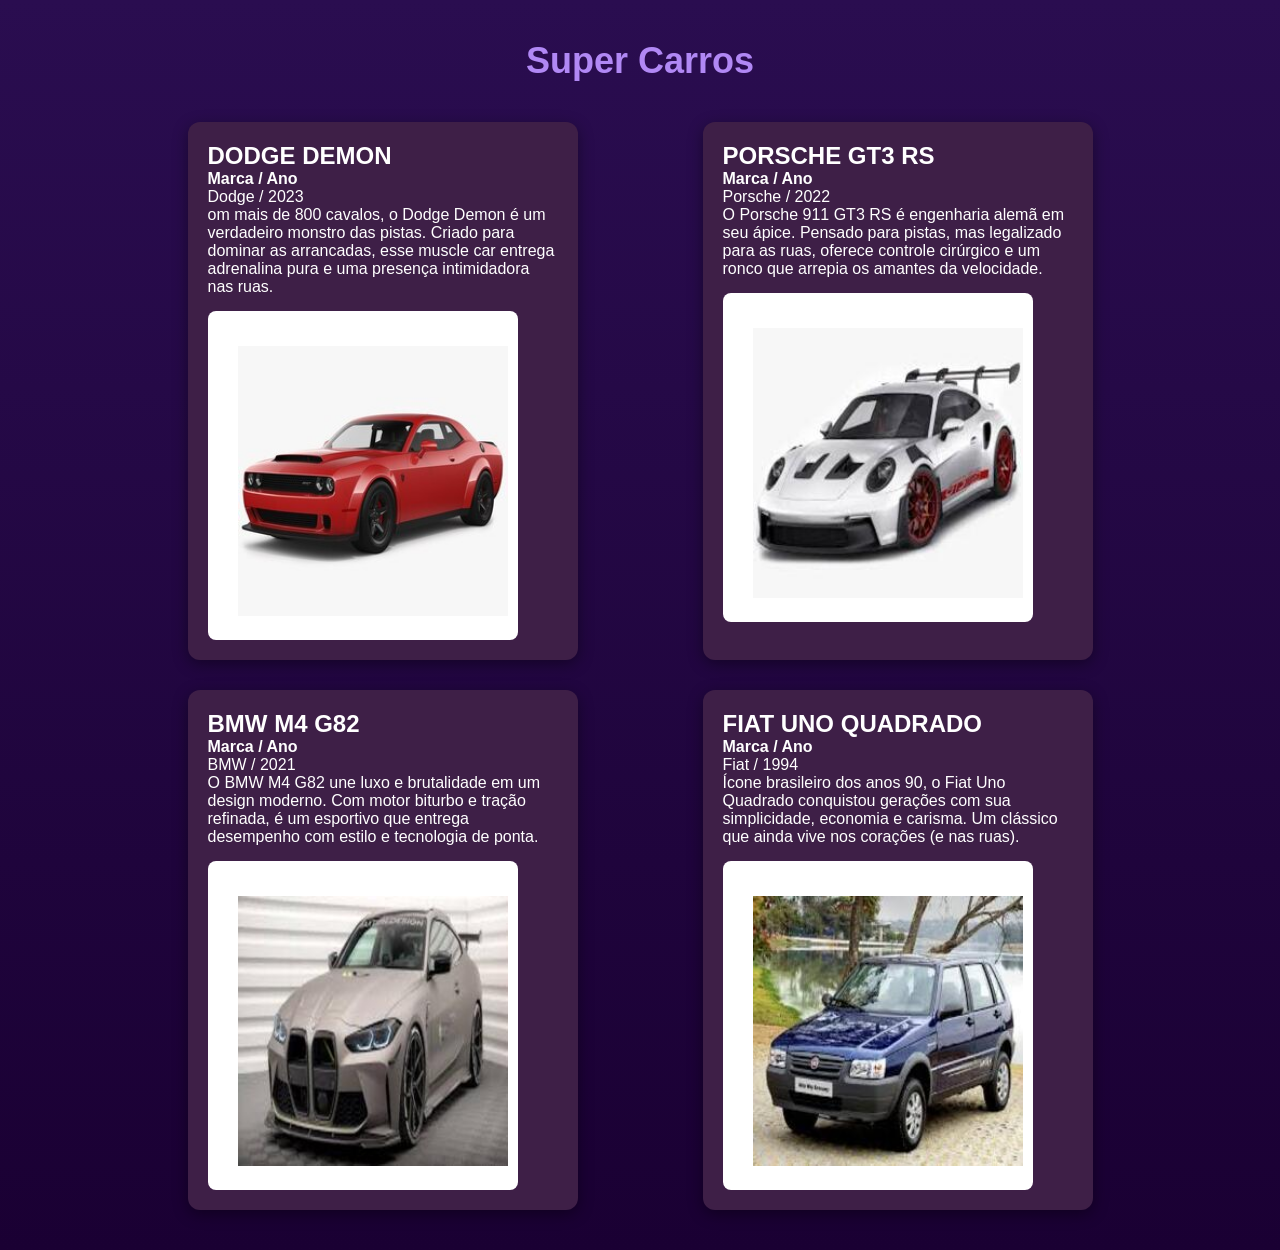
<file: atividade2-utilizando-o-css-atualizado/unifil/index.html>
<!DOCTYPE html>
<html lang="pt-br">
<head>
    <meta charset="UTF-8">
    <meta name="viewport" content="width=device-width, initial-scale=1.0">
    <title>Site Teste/unifil</title>
    <link rel="stylesheet" href="style.css">
</head>
<body>
    <section>
    <h1 class="titulo">Super Carros</h1>
    <div class="container">
      
        <!-- Dodge Challenger -->
        <div class="card">
        <h2>DODGE DEMON</h2>
        <p><strong>Marca / Ano</strong><br>Dodge / 2023</p>
        <p>om mais de 800 cavalos, o Dodge Demon é um verdadeiro monstro das pistas. Criado para dominar as arrancadas, esse muscle car entrega adrenalina pura e uma presença intimidadora nas ruas.</p>
        <a class="botao" href="https://www.motortrend.com/cars/dodge/challenger/2023/" target="_blank"><img src="Dodge.verm.jpg" alt="Dodge Demon"></a>
      </div>

        <!-- Porsche GT3 RS -->
        <div class="card">
        <h2>PORSCHE GT3 RS</h2>
        <p><strong>Marca / Ano</strong><br>Porsche / 2022</p>
        <p>O Porsche 911 GT3 RS é engenharia alemã em seu ápice. Pensado para pistas, mas legalizado para as ruas, oferece controle cirúrgico e um ronco que arrepia os amantes da velocidade.</p>
        <a class="botao" href="https://www.porsche.com/brazil/pt/models/911/911-gt3-rs/911-gt3-rs/" target="_blank"><img src="porsche.jpeg" alt="Porsche GT3 RS"></a>
        </div>
      
        <!-- BMW M4 G82 -->
        <div class="card">
        <h2>BMW M4 G82</h2>
        <p><strong>Marca / Ano</strong><br>BMW / 2021</p>
        <p>O BMW M4 G82 une luxo e brutalidade em um design moderno. Com motor biturbo e tração refinada, é um esportivo que entrega desempenho com estilo e tecnologia de ponta.</p>
        <a class="botao" href="https://www.bmw.com.br/pt/all-models/m-series/m4-coupe/2021/bmw-serie-4-m-automoveis-visao-geral.html" target="_blank"><img src="BMW.jpeg" alt="BMW M4 G82"></a>
        </div>
      
        <!-- Fiat Uno Quadrado -->
        <div class="card">
        <h2>FIAT UNO QUADRADO</h2>
        <p><strong>Marca / Ano</strong><br>Fiat / 1994</p>
        <p>Ícone brasileiro dos anos 90, o Fiat Uno Quadrado conquistou gerações com sua simplicidade, economia e carisma. Um clássico que ainda vive nos corações (e nas ruas).</p>
        <a class="botao" href="https://pt.wikipedia.org/wiki/Fiat_Uno" target="_blank"><img src="fiat-uno.jpeg" alt="Fiat Uno Quadrado"></a>
        </div>
      
        </div>
    </section>
</body>
</html>
</file>
<file: atividade2-utilizando-o-css-atualizado/unifil/style.css>
*{
  padding: 0px;
  margin: 0px;
}

body {
  font-family: Arial, sans-serif;
  background: linear-gradient(to bottom, #2a0d50, #1a0033);
  color: #FFFFFF;
  margin: 0;
  padding: 0;
}

.titulo {
  text-align: center;
  margin-top: 40px;
  font-size: 36px;
  color: #b188f5;
}

.container {
  display: grid;
  grid-template-columns: repeat(2, 1fr); 
  gap: 30px;
  justify-items: center;
  padding: 40px 20px;
  max-width: 1000px;
  margin: 0 auto;
  background-color: transparent; 
}

.card {
  width: 350px;
  background-color: #3E1F47; 
  border-radius: 12px;
  padding: 20px;
  box-shadow: 0 4px 15px rgba(0, 0, 0, 0.4);
  text-align: left;
}

.card img {
  width: 100%;
  height: auto;
  border-radius: 8px;
  margin-top: 15px;
  background: #FFFFFF; 
  padding: 10px;
}

.botao {
  display: inline-block;
  margin-top: 15px;
  padding: 10px 20px;
  background-color: #ffffff;
  color: #3E1F47;
  text-decoration: none;
  font-weight: bold;
  border-radius: 8px;
  transition: 0.3s;
}

.botao:hover {
  background-color: #b188f5;
  color: #ffffff;
}
</file>
